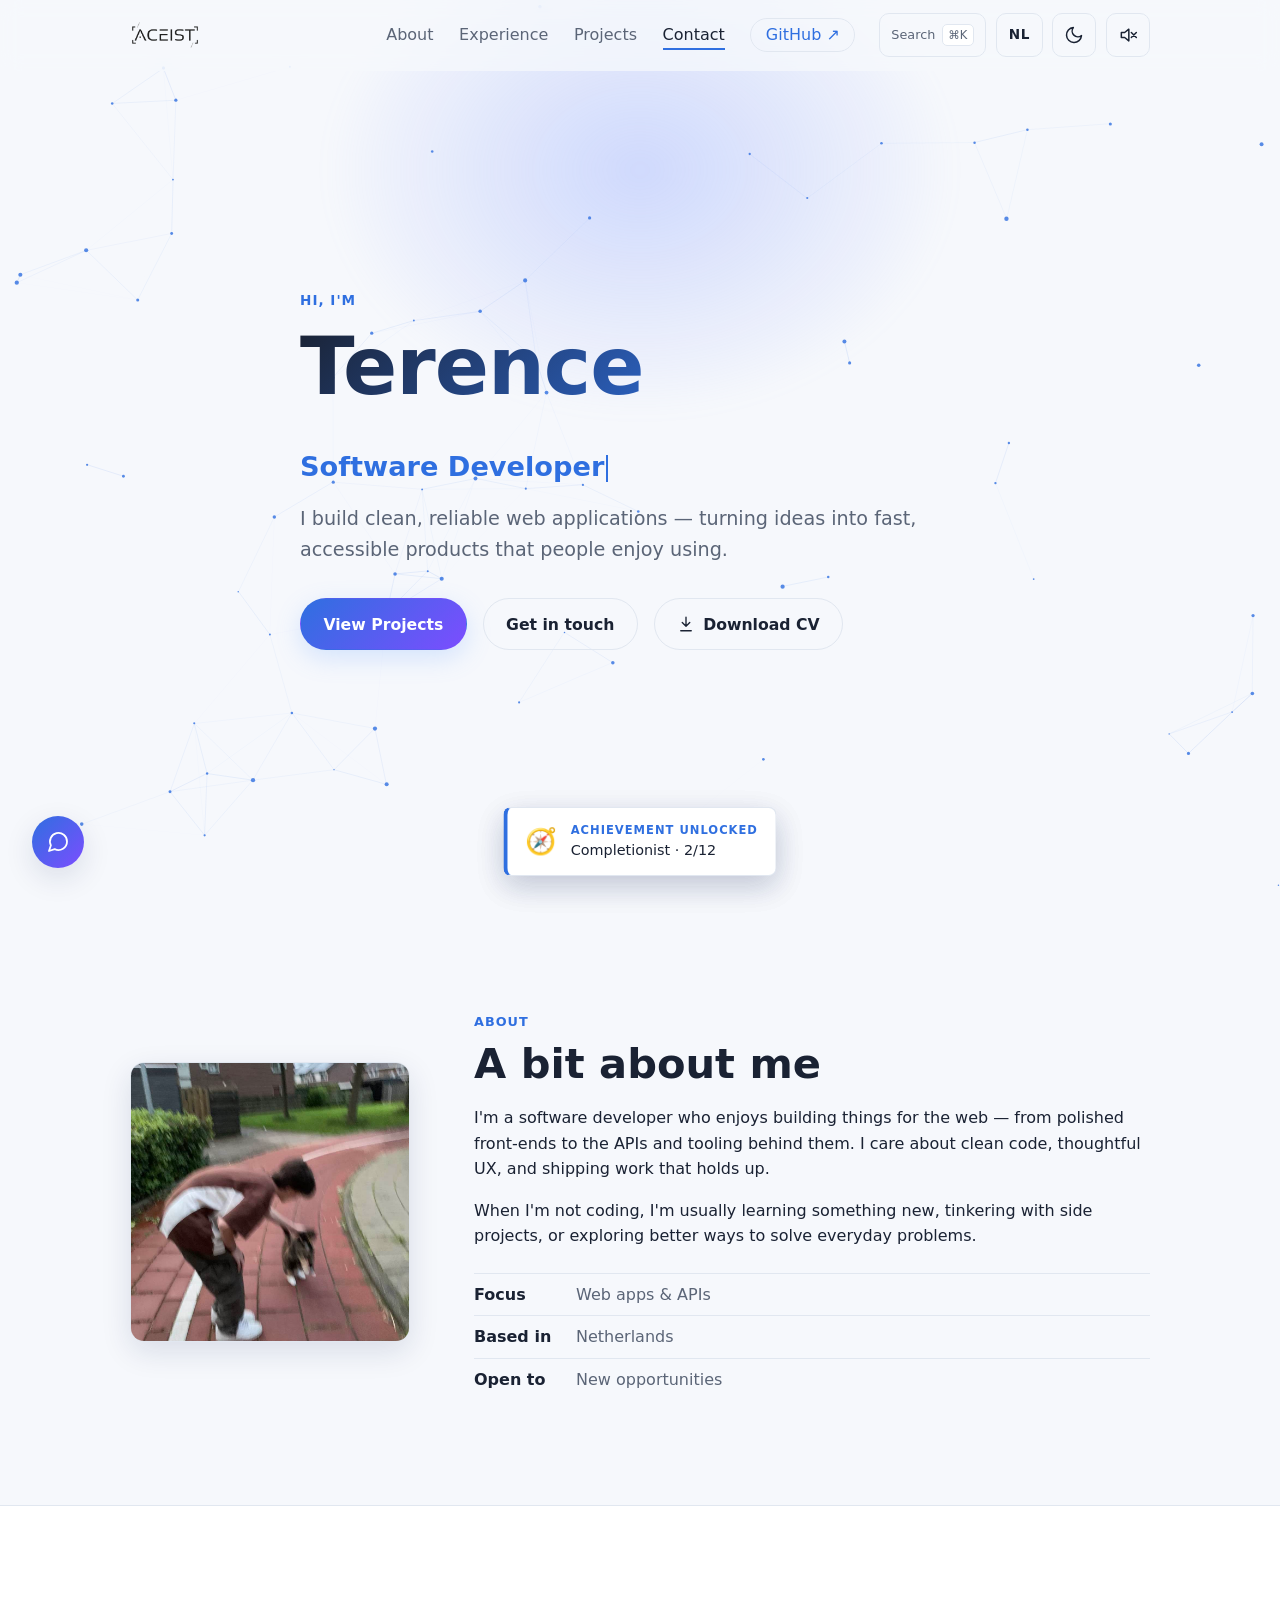
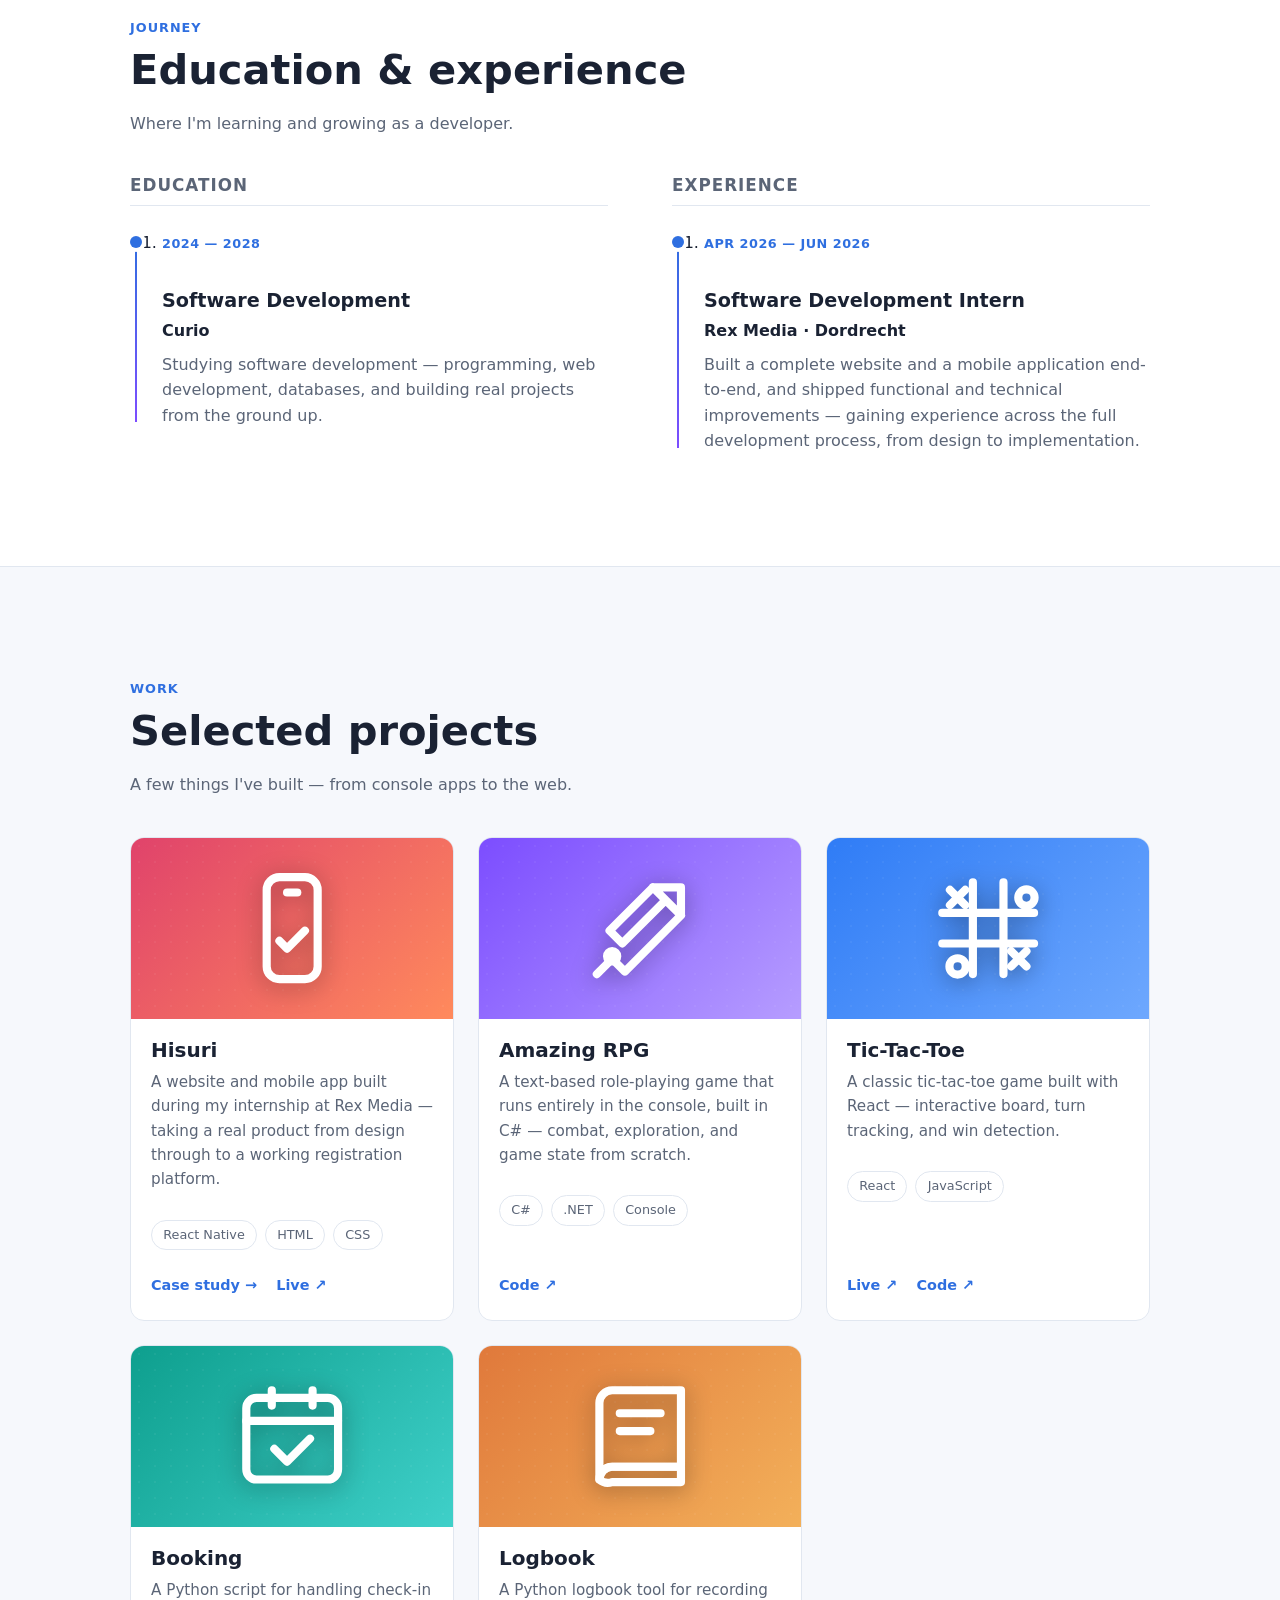
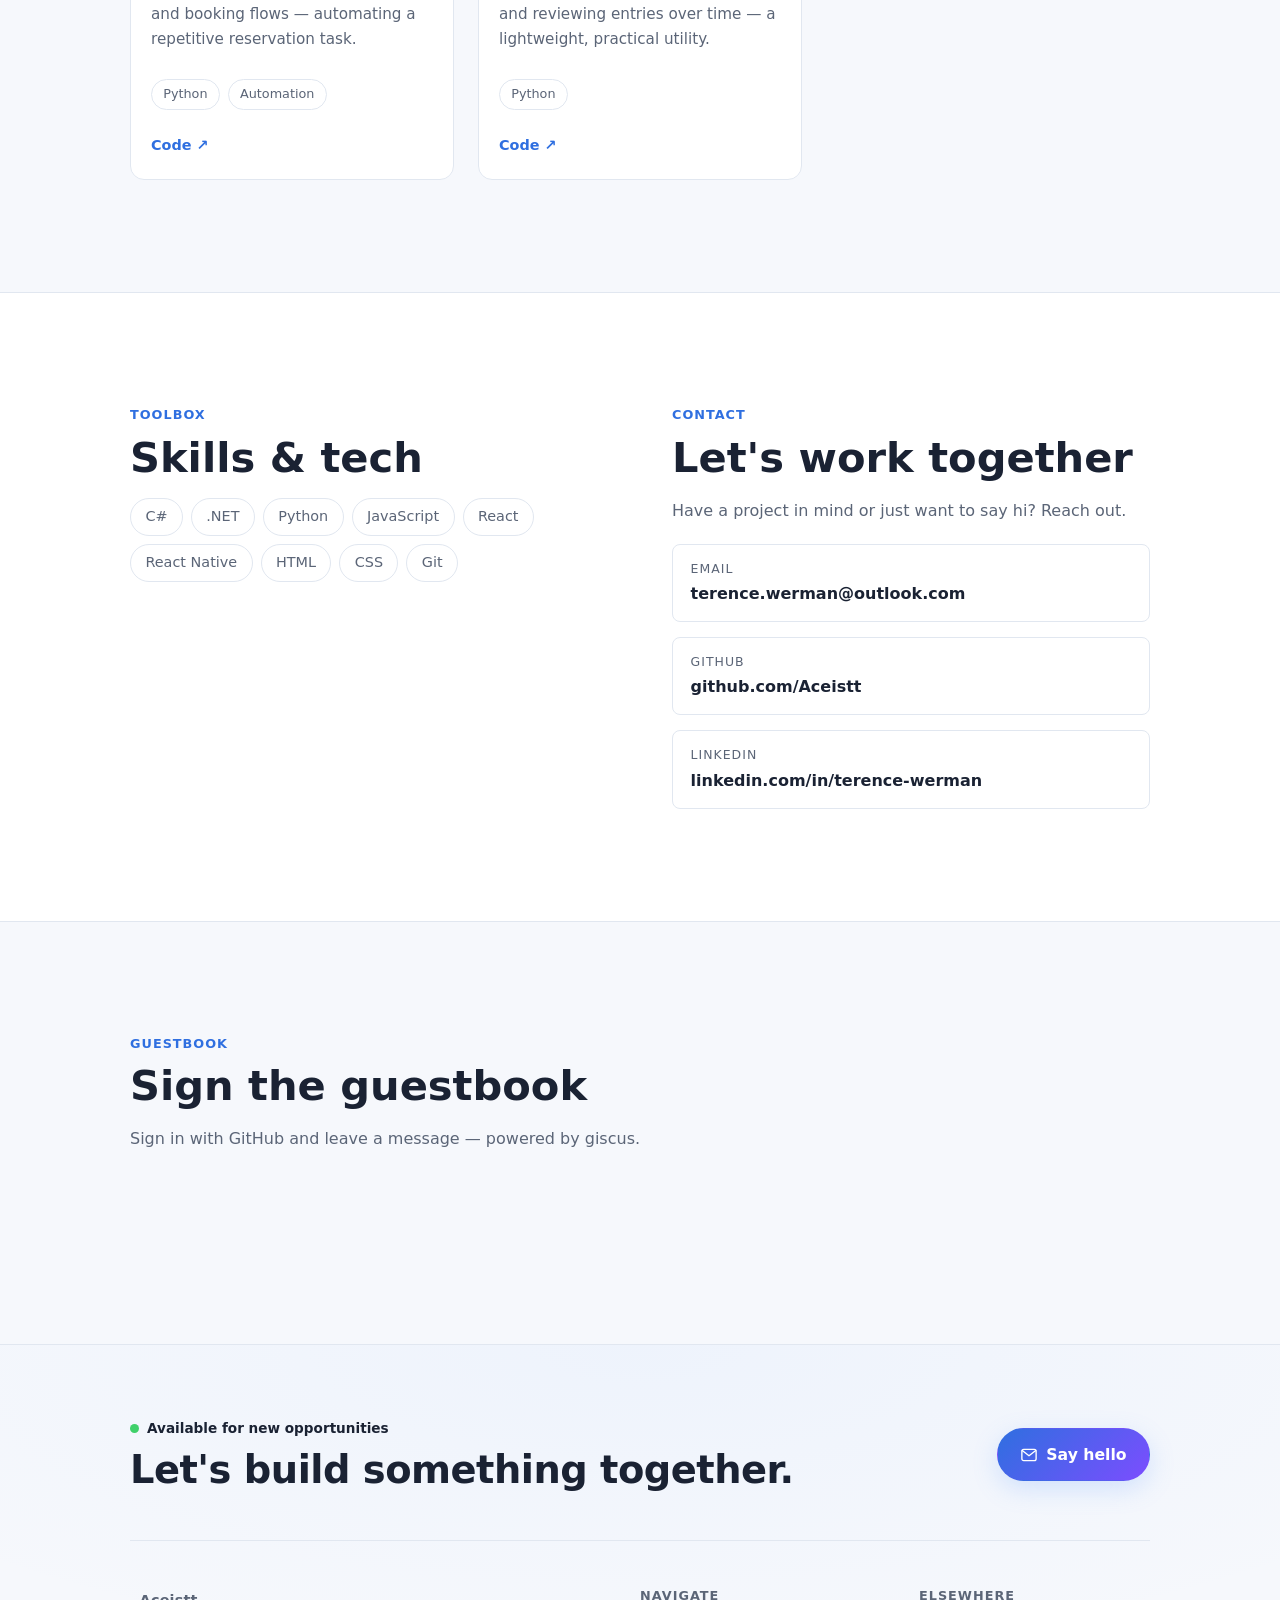
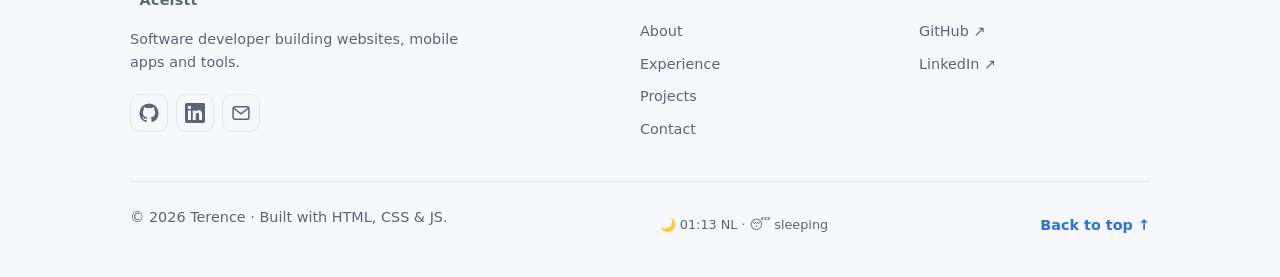
<file: index.html>
<!DOCTYPE html>
<html lang="en">
<head>
  <meta charset="UTF-8" />
  <meta name="viewport" content="width=device-width, initial-scale=1.0" />
  <title>Terence (Aceistt) — Software Developer</title>
  <meta name="description" content="Portfolio of Terence — a software developer building websites, mobile apps and tools with C#, Python and React Native." />
  <meta name="color-scheme" content="dark light" />
  <link rel="canonical" href="https://aceistt.github.io/" />

  <!-- Open Graph -->
  <meta property="og:title" content="Terence (Aceistt) — Software Developer" />
  <meta property="og:description" content="Software developer building websites, mobile apps and tools with C#, Python and React Native." />
  <meta property="og:type" content="website" />
  <meta property="og:url" content="https://aceistt.github.io/" />
  <meta property="og:image" content="https://aceistt.github.io/assets/og-image.png" />

  <!-- Twitter -->
  <meta name="twitter:card" content="summary_large_image" />
  <meta name="twitter:title" content="Terence (Aceistt) — Software Developer" />
  <meta name="twitter:description" content="Software developer building websites, mobile apps and tools with C#, Python and React Native." />
  <meta name="twitter:image" content="https://aceistt.github.io/assets/og-image.png" />

  <link rel="icon" type="image/png" href="assets/favicon.png" />
  <link rel="apple-touch-icon" href="assets/favicon.png" />
  <link rel="stylesheet" href="css/styles.css" />

  <!-- Apply saved theme + accent before paint to avoid a flash -->
  <script>
    (function () {
      try {
        var saved = localStorage.getItem("theme");
        var prefersLight = window.matchMedia("(prefers-color-scheme: light)").matches;
        var theme = saved || (prefersLight ? "light" : "dark");
        if (theme === "light") document.documentElement.setAttribute("data-theme", "light");

        var tv = localStorage.getItem("theme-vars");
        if (tv) { var o = JSON.parse(tv); for (var k in o) document.documentElement.style.setProperty(k, o[k]); }

        var a = localStorage.getItem("accent");
        var b = localStorage.getItem("accent2");
        if (a) document.documentElement.style.setProperty("--accent", a);
        if (b) document.documentElement.style.setProperty("--accent-2", b);
      } catch (e) {}
    })();
  </script>
  <script src="js/boot.js"></script>
</head>
<body>
  <span id="top" aria-hidden="true"></span>
  <a class="skip-link" href="#main" data-i18n="skip">Skip to content</a>

  <!-- ===== Header / Nav ===== -->
  <header class="site-header">
    <div class="container nav-bar">
      <a class="brand" href="#top" aria-label="Home">
        <img class="brand-logo" src="assets/logo.png" alt="Aceist" width="70" height="30" />
      </a>

      <nav class="nav" aria-label="Primary">
        <ul class="nav-menu" id="navMenu">
          <li><a href="#about" class="nav-link" data-i18n="nav.about">About</a></li>
          <li><a href="#experience" class="nav-link" data-i18n="nav.experience">Experience</a></li>
          <li><a href="#projects" class="nav-link" data-i18n="nav.projects">Projects</a></li>
          <li><a href="#contact" class="nav-link" data-i18n="nav.contact">Contact</a></li>
          <li><a href="https://github.com/Aceistt" class="nav-link nav-link--cta" target="_blank" rel="noopener">GitHub ↗</a></li>
        </ul>
      </nav>

      <div class="nav-actions">
        <button class="cmdk-trigger" id="cmdkTrigger" type="button" aria-label="Open command palette">
          <span data-i18n="cmdk.search">Search</span> <kbd>⌘K</kbd>
        </button>
        <button class="icon-btn lang-toggle" id="langToggle" type="button" aria-label="Switch language">EN</button>

        <button class="icon-btn theme-toggle" id="themeToggle" aria-label="Toggle light/dark theme">
          <svg class="icon-sun" viewBox="0 0 24 24" fill="none" stroke="currentColor" stroke-width="1.8" stroke-linecap="round" stroke-linejoin="round" aria-hidden="true">
            <circle cx="12" cy="12" r="4"/>
            <path d="M12 2v2M12 20v2M4.9 4.9l1.4 1.4M17.7 17.7l1.4 1.4M2 12h2M20 12h2M4.9 19.1l1.4-1.4M17.7 6.3l1.4-1.4"/>
          </svg>
          <svg class="icon-moon" viewBox="0 0 24 24" fill="none" stroke="currentColor" stroke-width="1.8" stroke-linecap="round" stroke-linejoin="round" aria-hidden="true">
            <path d="M21 12.8A9 9 0 1 1 11.2 3a7 7 0 0 0 9.8 9.8z"/>
          </svg>
        </button>

        <button class="icon-btn sound-toggle" id="soundToggle" type="button" aria-label="Toggle sound" aria-pressed="false">
          <svg class="icon-sound-on" viewBox="0 0 24 24" fill="none" stroke="currentColor" stroke-width="1.8" stroke-linecap="round" stroke-linejoin="round" aria-hidden="true">
            <path d="M4 9v6h4l5 4V5L8 9H4z"/><path d="M16.5 8.5a5 5 0 0 1 0 7M19 6a8 8 0 0 1 0 12"/>
          </svg>
          <svg class="icon-sound-off" viewBox="0 0 24 24" fill="none" stroke="currentColor" stroke-width="1.8" stroke-linecap="round" stroke-linejoin="round" aria-hidden="true">
            <path d="M4 9v6h4l5 4V5L8 9H4z"/><path d="M22 9l-6 6M16 9l6 6"/>
          </svg>
        </button>

        <button class="nav-toggle" id="navToggle" aria-label="Toggle navigation" aria-expanded="false" aria-controls="navMenu">
          <span class="nav-toggle-bar"></span>
          <span class="nav-toggle-bar"></span>
          <span class="nav-toggle-bar"></span>
        </button>
      </div>
    </div>
  </header>

  <main id="main">
    <!-- ===== Hero ===== -->
    <section class="hero" id="hero">
      <div class="hero-glow" aria-hidden="true"></div>
      <canvas class="hero-canvas" id="heroCanvas" aria-hidden="true"></canvas>
      <div class="container hero-inner reveal">
        <p class="hero-eyebrow" data-i18n="hero.eyebrow">Hi, I'm</p>
        <h1 class="hero-title">Terence</h1>
        <p class="hero-role">
          <span class="typed" id="typed" data-words="Software Developer,React Native Developer,Web Developer,Student @ Curio"></span><span class="type-cursor" aria-hidden="true"></span>
        </p>
        <!-- TODO: replace with your own value statement -->
        <p class="hero-tagline" data-i18n="hero.tagline">
          I build clean, reliable web applications — turning ideas into fast,
          accessible products that people enjoy using.
        </p>
        <div class="hero-actions">
          <a href="#projects" class="btn btn--primary" data-i18n="hero.viewProjects">View Projects</a>
          <a href="#contact" class="btn btn--ghost" data-i18n="hero.getInTouch">Get in touch</a>
          <!-- Save your CV as assets/cv.pdf -->
          <a href="assets/cv.pdf" class="btn btn--ghost" download>
            <svg viewBox="0 0 24 24" width="18" height="18" fill="none" stroke="currentColor" stroke-width="1.8" stroke-linecap="round" stroke-linejoin="round" aria-hidden="true">
              <path d="M12 3v12M7 10l5 5 5-5M5 21h14"/>
            </svg>
            <span data-i18n="hero.cv">Download CV</span>
          </a>
        </div>
      </div>
    </section>

    <!-- ===== About ===== -->
    <section class="section" id="about">
      <div class="container about-grid reveal">
        <div class="about-media">
          <!-- Save your photo as assets/profile.jpg (square works best).
               Until then, the "T" placeholder shows if the image is missing. -->
          <div class="about-photo">
            <img src="assets/profile.jpg" alt="Terence" class="about-img"
                 onerror="this.style.display='none'; this.parentNode.classList.add('about-photo--empty');" />
            <span class="about-photo-fallback" aria-hidden="true">T</span>
          </div>
        </div>
        <div class="about-body">
          <p class="section-eyebrow" data-i18n="about.eyebrow">About</p>
          <h2 class="section-title" data-i18n="about.title">A bit about me</h2>
          <!-- TODO: replace bio with your own -->
          <p data-i18n="about.p1">
            I'm a software developer who enjoys building things for the web —
            from polished front-ends to the APIs and tooling behind them. I care
            about clean code, thoughtful UX, and shipping work that holds up.
          </p>
          <p data-i18n="about.p2">
            When I'm not coding, I'm usually learning something new, tinkering
            with side projects, or exploring better ways to solve everyday problems.
          </p>
          <ul class="about-facts">
            <li><strong data-i18n="about.focusLabel">Focus</strong> <span data-i18n="about.focusValue">Web apps &amp; APIs</span></li>
            <li><strong data-i18n="about.basedLabel">Based in</strong> <span data-i18n="about.basedValue">Netherlands</span></li>
            <li><strong data-i18n="about.openLabel">Open to</strong> <span data-i18n="about.openValue">New opportunities</span></li>
          </ul>
        </div>
      </div>
    </section>

    <!-- ===== Education & Experience ===== -->
    <section class="section section--alt" id="experience">
      <div class="container">
        <div class="section-head reveal">
          <p class="section-eyebrow" data-i18n="exp.eyebrow">Journey</p>
          <h2 class="section-title" data-i18n="exp.title">Education &amp; experience</h2>
          <p class="section-lead" data-i18n="exp.lead">Where I'm learning and growing as a developer.</p>
        </div>

        <div class="timeline-groups">
          <div class="timeline-group reveal">
            <h3 class="timeline-group-title" data-i18n="exp.eduTitle">Education</h3>
            <ol class="timeline">
              <li class="timeline-item">
                <div class="timeline-content">
                  <span class="timeline-date">2024 — 2028</span>
                  <h4 class="timeline-title" data-i18n="edu.curio.title">Software Development</h4>
                  <p class="timeline-org">Curio</p>
                  <p class="timeline-desc" data-i18n="edu.curio.desc">
                    Studying software development — programming, web development,
                    databases, and building real projects from the ground up.
                  </p>
                </div>
              </li>
            </ol>
          </div>

          <div class="timeline-group reveal">
            <h3 class="timeline-group-title" data-i18n="exp.expTitle">Experience</h3>
            <ol class="timeline">
              <li class="timeline-item">
                <div class="timeline-content">
                  <span class="timeline-date" data-i18n="exp.rex.date">Apr 2026 — Jun 2026</span>
                  <h4 class="timeline-title" data-i18n="exp.rex.title">Software Development Intern</h4>
                  <p class="timeline-org">Rex Media · Dordrecht</p>
                  <p class="timeline-desc" data-i18n="exp.rex.desc">
                    Built a complete website and a mobile application end-to-end, and
                    shipped functional and technical improvements — gaining experience
                    across the full development process, from design to implementation.
                  </p>
                </div>
              </li>
            </ol>
          </div>
        </div>
      </div>
    </section>

    <!-- ===== Projects ===== -->
    <section class="section" id="projects">
      <div class="container">
        <div class="section-head reveal">
          <p class="section-eyebrow" data-i18n="work.eyebrow">Work</p>
          <h2 class="section-title" data-i18n="work.title">Selected projects</h2>
          <p class="section-lead" data-i18n="work.lead">A few things I've built — from console apps to the web.</p>
        </div>

        <div class="project-grid">
          <article class="card reveal">
            <div class="card-thumb card-thumb--hisuri" aria-hidden="true">
              <svg viewBox="0 0 24 24" fill="none" stroke="currentColor" stroke-width="1.6" stroke-linecap="round" stroke-linejoin="round">
                <rect x="7" y="2" width="10" height="20" rx="2.5"/>
                <path d="M11 5h2"/>
                <path d="M9.5 14.5 11 16l3.5-3.5"/>
              </svg>
            </div>
            <div class="card-body">
              <h3 class="card-title">Hisuri</h3>
              <p class="card-desc" data-i18n="proj.hisuri.desc">
                A website and mobile app built during my internship at Rex Media —
                taking a real product from design through to a working registration
                platform.
              </p>
              <ul class="tag-list">
                <li class="tag">React Native</li>
                <li class="tag">HTML</li>
                <li class="tag">CSS</li>
              </ul>
              <div class="card-links">
                <a href="hisuri.html" class="card-link" data-i18n="proj.caseStudy">Case study →</a>
                <a href="https://register.hisuri.com" class="card-link" target="_blank" rel="noopener">Live ↗</a>
              </div>
            </div>
          </article>

          <article class="card reveal">
            <div class="card-thumb card-thumb--rpg" aria-hidden="true">
              <svg viewBox="0 0 24 24" fill="none" stroke="currentColor" stroke-width="1.6" stroke-linecap="round" stroke-linejoin="round">
                <path d="M14.5 4 20 4 20 9.5 9 20.5 6.5 18 3.5 21M14.5 4 6 12.5 8.5 15 17 6.5M14.5 4 20 9.5"/>
                <circle cx="6.5" cy="17.5" r="1"/>
              </svg>
            </div>
            <div class="card-body">
              <h3 class="card-title">Amazing RPG</h3>
              <p class="card-desc" data-i18n="proj.rpg.desc">
                A text-based role-playing game that runs entirely in the console,
                built in C# — combat, exploration, and game state from scratch.
              </p>
              <ul class="tag-list">
                <li class="tag">C#</li>
                <li class="tag">.NET</li>
                <li class="tag">Console</li>
              </ul>
              <div class="card-links">
                <a href="https://github.com/Aceistt/AmazingRPG" class="card-link" target="_blank" rel="noopener">Code ↗</a>
              </div>
            </div>
          </article>

          <article class="card reveal">
            <div class="card-thumb card-thumb--ttt" aria-hidden="true">
              <svg viewBox="0 0 24 24" fill="none" stroke="currentColor" stroke-width="1.6" stroke-linecap="round" stroke-linejoin="round">
                <path d="M9 3v18M15 3v18M3 9h18M3 15h18"/>
                <path d="M4.5 4.5 7.5 7.5M7.5 4.5 4.5 7.5"/>
                <circle cx="19.5" cy="6" r="1.6"/>
                <circle cx="6" cy="19.5" r="1.6"/>
                <path d="M16.5 16.5 19.5 19.5M19.5 16.5 16.5 19.5"/>
              </svg>
            </div>
            <div class="card-body">
              <h3 class="card-title">Tic-Tac-Toe</h3>
              <p class="card-desc" data-i18n="proj.ttt.desc">
                A classic tic-tac-toe game built with React — interactive board,
                turn tracking, and win detection.
              </p>
              <ul class="tag-list">
                <li class="tag">React</li>
                <li class="tag">JavaScript</li>
              </ul>
              <div class="card-links">
                <a href="https://codesandbox.io/p/github/Aceistt/react" class="card-link" target="_blank" rel="noopener">Live ↗</a>
                <a href="https://github.com/Aceistt/tic-tac-toe-react" class="card-link" target="_blank" rel="noopener">Code ↗</a>
              </div>
            </div>
          </article>

          <article class="card reveal">
            <div class="card-thumb card-thumb--booking" aria-hidden="true">
              <svg viewBox="0 0 24 24" fill="none" stroke="currentColor" stroke-width="1.6" stroke-linecap="round" stroke-linejoin="round">
                <rect x="3" y="4.5" width="18" height="16" rx="2"/>
                <path d="M3 9h18M8 3v3M16 3v3"/>
                <path d="M8.5 14.5 11 17l4.5-4.5"/>
              </svg>
            </div>
            <div class="card-body">
              <h3 class="card-title">Booking</h3>
              <p class="card-desc" data-i18n="proj.booking.desc">
                A Python script for handling check-in and booking flows —
                automating a repetitive reservation task.
              </p>
              <ul class="tag-list">
                <li class="tag">Python</li>
                <li class="tag">Automation</li>
              </ul>
              <div class="card-links">
                <a href="https://github.com/Aceistt/Booking" class="card-link" target="_blank" rel="noopener">Code ↗</a>
              </div>
            </div>
          </article>

          <article class="card reveal">
            <div class="card-thumb card-thumb--logbook" aria-hidden="true">
              <svg viewBox="0 0 24 24" fill="none" stroke="currentColor" stroke-width="1.6" stroke-linecap="round" stroke-linejoin="round">
                <path d="M4 5.5A2.5 2.5 0 0 1 6.5 3H20v15H6.5A2.5 2.5 0 0 0 4 20.5z"/>
                <path d="M4 20.5A2.5 2.5 0 0 1 6.5 18H20v3H6.5A2.5 2.5 0 0 1 4 20.5z"/>
                <path d="M8 7.5h8M8 11h6"/>
              </svg>
            </div>
            <div class="card-body">
              <h3 class="card-title">Logbook</h3>
              <p class="card-desc" data-i18n="proj.logbook.desc">
                A Python logbook tool for recording and reviewing entries over time —
                a lightweight, practical utility.
              </p>
              <ul class="tag-list">
                <li class="tag">Python</li>
              </ul>
              <div class="card-links">
                <a href="https://github.com/Aceistt/Logbook" class="card-link" target="_blank" rel="noopener">Code ↗</a>
              </div>
            </div>
          </article>
        </div>

        <!-- Live repos pulled from the GitHub API; hidden until/unless they load -->
        <div class="more-github" id="moreGithub" hidden>
          <h3 class="more-github-title" data-i18n="more.title">More on GitHub</h3>

          <!-- Live stats (populated by JS) -->
          <div class="gh-stats" id="ghStats" hidden>
            <div class="gh-counters">
              <div class="gh-counter"><span class="gh-num" id="ghRepos">0</span><span class="gh-label" data-i18n="gh.repos">Repositories</span></div>
              <div class="gh-counter"><span class="gh-num" id="ghStars">0</span><span class="gh-label" data-i18n="gh.stars">Stars earned</span></div>
              <div class="gh-counter"><span class="gh-num" id="ghLangs">0</span><span class="gh-label" data-i18n="gh.langs">Languages</span></div>
            </div>
            <div class="gh-langbar-wrap">
              <p class="gh-langbar-title" data-i18n="gh.breakdown">Language breakdown</p>
              <div class="gh-langbar" id="ghLangBar"></div>
              <ul class="gh-legend" id="ghLegend"></ul>
            </div>
          </div>

          <div class="repo-grid" id="repoGrid"></div>
          <p class="more-github-link">
            <a href="https://github.com/Aceistt?tab=repositories" target="_blank" rel="noopener" data-i18n="more.link">See all repositories ↗</a>
          </p>
        </div>
      </div>
    </section>

    <!-- ===== Skills & Contact ===== -->
    <section class="section section--alt" id="contact">
      <div class="container contact-grid">
        <div class="skills reveal">
          <p class="section-eyebrow" data-i18n="skills.eyebrow">Toolbox</p>
          <h2 class="section-title" data-i18n="skills.title">Skills &amp; tech</h2>
          <!-- Aligned with the languages/tech in your projects -->
          <ul class="tag-list tag-list--lg">
            <li class="tag">C#</li>
            <li class="tag">.NET</li>
            <li class="tag">Python</li>
            <li class="tag">JavaScript</li>
            <li class="tag">React</li>
            <li class="tag">React Native</li>
            <li class="tag">HTML</li>
            <li class="tag">CSS</li>
            <li class="tag">Git</li>
          </ul>
        </div>

        <div class="contact reveal">
          <p class="section-eyebrow" data-i18n="contact.eyebrow">Contact</p>
          <h2 class="section-title" data-i18n="contact.title">Let's work together</h2>
          <p class="section-lead" data-i18n="contact.lead">Have a project in mind or just want to say hi? Reach out.</p>
          <div class="contact-links">
            <a class="contact-link" href="mailto:terence.werman@outlook.com">
              <span class="contact-link-label" data-i18n="contact.email">Email</span>
              <span class="contact-link-value">terence.werman@outlook.com</span>
            </a>
            <a class="contact-link" href="https://github.com/Aceistt" target="_blank" rel="noopener">
              <span class="contact-link-label">GitHub</span>
              <span class="contact-link-value">github.com/Aceistt</span>
            </a>
            <a class="contact-link" href="https://linkedin.com/in/terence-werman" target="_blank" rel="noopener">
              <span class="contact-link-label">LinkedIn</span>
              <span class="contact-link-value">linkedin.com/in/terence-werman</span>
            </a>
          </div>
        </div>
      </div>
    </section>

    <!-- ===== Guestbook ===== -->
    <section class="section" id="guestbook">
      <div class="container">
        <div class="section-head reveal">
          <p class="section-eyebrow" data-i18n="guest.eyebrow">Guestbook</p>
          <h2 class="section-title" data-i18n="guest.title">Sign the guestbook</h2>
          <p class="section-lead" data-i18n="guest.lead">Sign in with GitHub and leave a message — powered by giscus.</p>
        </div>
        <div class="guestbook reveal" id="guestbookMount"></div>
        <p class="guestbook-note" id="guestbookNote" hidden>
          Guestbook isn't configured yet — add your giscus repo/category IDs in
          <code>js/guestbook.js</code>. See the instructions at the top of that file.
        </p>
      </div>
    </section>
  </main>

  <!-- ===== Footer ===== -->
  <footer class="site-footer">
    <div class="container">
      <!-- CTA -->
      <div class="footer-cta reveal">
        <div>
          <span class="footer-status">
            <span class="footer-status-dot" aria-hidden="true"></span>
            <span data-i18n="footer.status">Available for new opportunities</span>
          </span>
          <h2 class="footer-cta-title" data-i18n="footer.ctaTitle">Let's build something together.</h2>
        </div>
        <a href="mailto:terence.werman@outlook.com" class="btn btn--primary footer-cta-btn">
          <svg viewBox="0 0 24 24" width="18" height="18" fill="none" stroke="currentColor" stroke-width="1.8" stroke-linecap="round" stroke-linejoin="round" aria-hidden="true">
            <rect x="2.5" y="4.5" width="19" height="15" rx="2.5"/>
            <path d="m3 6 9 7 9-7"/>
          </svg>
          <span data-i18n="footer.ctaBtn">Say hello</span>
        </a>
      </div>

      <!-- Columns -->
      <div class="footer-grid">
        <div class="footer-col footer-col--brand">
          <a class="brand" href="#top" aria-label="Home">
            <span class="brand-mark" aria-hidden="true">
          <svg class="brand-glyph" viewBox="0 0 46 24" fill="none">
            <path d="M5 7l5 5-5 5" stroke="currentColor" stroke-width="2.6" stroke-linecap="round" stroke-linejoin="round"/>
            <text x="16" y="17.5" font-family="inherit" font-size="15" font-weight="800" letter-spacing="-1" fill="currentColor">TW</text>
          </svg>
        </span>
            <span class="brand-text">Aceistt</span>
          </a>
          <p class="footer-blurb" data-i18n="footer.blurb">
            Software developer building websites, mobile apps and tools.
          </p>
          <div class="footer-socials">
            <a href="https://github.com/Aceistt" class="social-link" target="_blank" rel="noopener" aria-label="GitHub">
              <svg viewBox="0 0 24 24" width="20" height="20" fill="currentColor" aria-hidden="true">
                <path d="M12 .5A11.5 11.5 0 0 0 .5 12a11.5 11.5 0 0 0 7.86 10.92c.58.1.79-.25.79-.56v-2c-3.2.7-3.88-1.54-3.88-1.54-.53-1.34-1.29-1.7-1.29-1.7-1.05-.72.08-.7.08-.7 1.16.08 1.77 1.2 1.77 1.2 1.03 1.77 2.7 1.26 3.36.96.1-.75.4-1.26.73-1.55-2.56-.29-5.25-1.28-5.25-5.7 0-1.26.45-2.29 1.19-3.1-.12-.29-.52-1.46.11-3.05 0 0 .97-.31 3.18 1.18a11 11 0 0 1 5.8 0c2.2-1.49 3.17-1.18 3.17-1.18.63 1.59.23 2.76.11 3.05.74.81 1.19 1.84 1.19 3.1 0 4.43-2.69 5.41-5.26 5.69.41.36.78 1.06.78 2.14v3.17c0 .31.21.67.8.56A11.5 11.5 0 0 0 23.5 12 11.5 11.5 0 0 0 12 .5z"/>
              </svg>
            </a>
            <a href="https://linkedin.com/in/terence-werman" class="social-link" target="_blank" rel="noopener" aria-label="LinkedIn">
              <svg viewBox="0 0 24 24" width="20" height="20" fill="currentColor" aria-hidden="true">
                <path d="M20.45 20.45h-3.55v-5.57c0-1.33-.02-3.04-1.85-3.04-1.85 0-2.14 1.45-2.14 2.94v5.67H9.35V9h3.41v1.56h.05c.48-.9 1.64-1.85 3.37-1.85 3.6 0 4.27 2.37 4.27 5.46v6.28zM5.34 7.43a2.06 2.06 0 1 1 0-4.12 2.06 2.06 0 0 1 0 4.12zM7.12 20.45H3.56V9h3.56v11.45zM22.22 0H1.77C.8 0 0 .78 0 1.74v20.52C0 23.22.8 24 1.77 24h20.45c.98 0 1.78-.78 1.78-1.74V1.74C24 .78 23.2 0 22.22 0z"/>
              </svg>
            </a>
            <a href="mailto:terence.werman@outlook.com" class="social-link" aria-label="Email">
              <svg viewBox="0 0 24 24" width="20" height="20" fill="none" stroke="currentColor" stroke-width="1.8" stroke-linecap="round" stroke-linejoin="round" aria-hidden="true">
                <rect x="2.5" y="4.5" width="19" height="15" rx="2.5"/>
                <path d="m3 6 9 7 9-7"/>
              </svg>
            </a>
          </div>
        </div>

        <nav class="footer-col" aria-label="Footer">
          <h3 class="footer-col-title" data-i18n="footer.navTitle">Navigate</h3>
          <ul class="footer-links">
            <li><a href="#about" data-i18n="nav.about">About</a></li>
            <li><a href="#experience" data-i18n="nav.experience">Experience</a></li>
            <li><a href="#projects" data-i18n="nav.projects">Projects</a></li>
            <li><a href="#contact" data-i18n="nav.contact">Contact</a></li>
          </ul>
        </nav>

        <div class="footer-col">
          <h3 class="footer-col-title" data-i18n="footer.elsewhereTitle">Elsewhere</h3>
          <ul class="footer-links">
            <li><a href="https://github.com/Aceistt" target="_blank" rel="noopener">GitHub ↗</a></li>
            <li><a href="https://linkedin.com/in/terence-werman" target="_blank" rel="noopener">LinkedIn ↗</a></li>
          </ul>
        </div>
      </div>

      <!-- Bottom bar -->
      <div class="footer-bottom">
        <p>© <span id="year">2026</span> Terence · <span data-i18n="footer.built">Built with HTML, CSS &amp; JS.</span></p>
        <span class="footer-clock" id="footerClock" aria-hidden="true"></span>
        <a href="#top" class="footer-top" data-i18n="footer.top">Back to top ↑</a>
      </div>
    </div>
  </footer>

  <!-- Floating scroll-to-top -->
  <a href="#top" class="to-top" id="toTop" aria-label="Back to top">
    <svg viewBox="0 0 24 24" width="22" height="22" fill="none" stroke="currentColor" stroke-width="2" stroke-linecap="round" stroke-linejoin="round" aria-hidden="true">
      <path d="M12 19V5M5 12l7-7 7 7"/>
    </svg>
  </a>

  <script src="js/i18n.js"></script>
  <script src="js/achievements.js"></script>
  <script src="js/main.js"></script>
  <script src="js/status.js"></script>
  <script src="js/hero-bg.js"></script>
  <script src="js/accent.js"></script>
  <script src="js/themes.js"></script>
  <script src="js/fx.js"></script>
  <script src="js/sound.js"></script>
  <script src="js/snake.js"></script>
  <script src="js/breakout.js"></script>
  <script src="js/game2048.js"></script>
  <script src="js/gravity.js"></script>
  <script src="js/screensaver.js"></script>
  <script src="js/shortcuts.js"></script>
  <script src="js/extras.js"></script>
  <script src="js/chatbot.js"></script>
  <script src="js/guestbook.js"></script>

  <!--
    Privacy-friendly analytics via GoatCounter (no cookies, no personal data).
    Setup: create a free site at https://www.goatcounter.com, then replace
    YOURCODE below with your chosen subdomain. Until then it simply no-ops.
  -->
  <script data-goatcounter="https://YOURCODE.goatcounter.com/count" async src="//gc.zgo.at/count.js"></script>
</body>
</html>
</file>
<file: css/styles.css>
/* ============================================================
   Aceistt — Portfolio styles
   Dark / modern theme, vanilla CSS, no build step.
   ============================================================ */

/* ---------- Design tokens ---------- */
:root {
  --bg:        #0b0e14;
  --surface:   #131722;
  --surface-2: #1b2130;
  --border:    #283143;
  --text:      #e6e9ef;
  --muted:     #98a2b8;
  --accent:    #6ea8fe;
  --accent-2:  #b69dff;
  --accent-ink:#0b0e14;

  --radius:    14px;
  --radius-sm: 8px;
  --maxw:      1100px;
  --gutter:    clamp(1.25rem, 4vw, 2.5rem);

  --shadow:    0 10px 30px rgba(0, 0, 0, 0.35);
  --ring:      0 0 0 3px rgba(110, 168, 254, 0.45);

  --font: system-ui, -apple-system, "Segoe UI", Roboto, Helvetica, Arial, sans-serif;

  --header-bg:        rgba(11, 14, 20, 0.7);
  --header-bg-scroll: rgba(11, 14, 20, 0.85);
}

/* Light theme overrides */
:root[data-theme="light"] {
  --bg:        #f6f8fc;
  --surface:   #ffffff;
  --surface-2: #ffffff;
  --border:    #e1e7f0;
  --text:      #1a2233;
  --muted:     #5b6577;
  --accent:    #2f6fe0;
  --accent-2:  #7c4dff;
  --accent-ink:#ffffff;

  --shadow:    0 10px 30px rgba(20, 35, 80, 0.12);
  --ring:      0 0 0 3px rgba(47, 111, 224, 0.35);

  --header-bg:        rgba(246, 248, 252, 0.75);
  --header-bg-scroll: rgba(246, 248, 252, 0.9);
}

/* Smooth theme transition */
body { transition: background-color 0.3s ease, color 0.3s ease; }

/* ---------- Reset / base ---------- */
*,
*::before,
*::after { box-sizing: border-box; }

html {
  scroll-behavior: smooth;
  scroll-padding-top: 90px; /* offset for fixed header */
}

body {
  margin: 0;
  font-family: var(--font);
  background: var(--bg);
  color: var(--text);
  line-height: 1.6;
  -webkit-font-smoothing: antialiased;
  text-rendering: optimizeLegibility;
}

img { max-width: 100%; display: block; }

a { color: inherit; text-decoration: none; }

h1, h2, h3 { line-height: 1.15; margin: 0 0 0.4em; }

p { margin: 0 0 1rem; }

ul { margin: 0; padding: 0; list-style: none; }

:focus-visible {
  outline: none;
  box-shadow: var(--ring);
  border-radius: var(--radius-sm);
}

.container {
  width: 100%;
  max-width: var(--maxw);
  margin-inline: auto;
  padding-inline: var(--gutter);
}

.skip-link {
  position: absolute;
  left: -9999px;
  top: 0;
  background: var(--accent);
  color: var(--accent-ink);
  padding: 0.6rem 1rem;
  border-radius: 0 0 var(--radius-sm) 0;
  z-index: 100;
  font-weight: 600;
}
.skip-link:focus { left: 0; }

/* ---------- Buttons ---------- */
.btn {
  display: inline-flex;
  align-items: center;
  justify-content: center;
  gap: 0.5rem;
  padding: 0.8rem 1.4rem;
  border-radius: 999px;
  font-weight: 600;
  font-size: 0.98rem;
  border: 1px solid transparent;
  cursor: pointer;
  transition: transform 0.15s ease, background-color 0.2s ease, border-color 0.2s ease, box-shadow 0.2s ease;
}
.btn:hover { transform: translateY(-2px); }

.btn--primary {
  background: linear-gradient(135deg, var(--accent), var(--accent-2));
  color: var(--accent-ink);
  box-shadow: 0 8px 24px rgba(110, 168, 254, 0.25);
}
.btn--ghost {
  background: transparent;
  color: var(--text);
  border-color: var(--border);
}
.btn--ghost:hover { border-color: var(--accent); color: var(--accent); }

/* ---------- Header / Nav ---------- */
.site-header {
  position: fixed;
  inset: 0 0 auto 0;
  z-index: 50;
  background: var(--header-bg);
  backdrop-filter: blur(10px);
  border-bottom: 1px solid transparent;
  transition: border-color 0.3s ease, background-color 0.3s ease;
}
.site-header.scrolled {
  border-bottom-color: var(--border);
  background: var(--header-bg-scroll);
}

.nav-bar {
  display: flex;
  align-items: center;
  gap: 1.5rem;
  height: 70px;
}
.nav { margin-left: auto; }

.brand {
  display: inline-flex;
  align-items: center;
  gap: 0.6rem;
  font-weight: 700;
  letter-spacing: 0.2px;
}
/* Wordmark logo — black artwork; invert to white on the dark theme */
.brand-logo {
  height: 30px;
  width: auto;
  display: block;
  filter: invert(1);
}
:root[data-theme="light"] .brand-logo { filter: none; }
.footer-col--brand .brand-logo { height: 34px; }

.nav-menu {
  display: flex;
  align-items: center;
  gap: 1.6rem;
}
.nav-link {
  color: var(--muted);
  font-weight: 500;
  position: relative;
  padding: 0.25rem 0;
  transition: color 0.2s ease;
}
.nav-link::after {
  content: "";
  position: absolute;
  left: 0; bottom: -2px;
  width: 0; height: 2px;
  background: var(--accent);
  transition: width 0.25s ease;
}
.nav-link:hover,
.nav-link.active { color: var(--text); }
.nav-link:hover::after,
.nav-link.active::after { width: 100%; }

.nav-link--cta {
  color: var(--accent);
  border: 1px solid var(--border);
  border-radius: 999px;
  padding: 0.4rem 0.9rem;
}
.nav-link--cta::after { display: none; }
.nav-link--cta:hover { border-color: var(--accent); }

/* Hamburger */
.nav-toggle {
  display: none;
  flex-direction: column;
  justify-content: center;
  gap: 5px;
  width: 44px;
  height: 44px;
  background: transparent;
  border: 1px solid var(--border);
  border-radius: 10px;
  cursor: pointer;
}
.nav-toggle-bar {
  display: block;
  width: 20px;
  height: 2px;
  margin-inline: auto;
  background: var(--text);
  transition: transform 0.25s ease, opacity 0.25s ease;
}
.nav-toggle[aria-expanded="true"] .nav-toggle-bar:nth-child(1) { transform: translateY(7px) rotate(45deg); }
.nav-toggle[aria-expanded="true"] .nav-toggle-bar:nth-child(2) { opacity: 0; }
.nav-toggle[aria-expanded="true"] .nav-toggle-bar:nth-child(3) { transform: translateY(-7px) rotate(-45deg); }

/* Nav actions group (theme toggle + hamburger) */
.nav-actions { display: flex; align-items: center; gap: 0.6rem; }

.icon-btn {
  display: grid;
  place-items: center;
  width: 44px;
  height: 44px;
  background: transparent;
  border: 1px solid var(--border);
  border-radius: 10px;
  color: var(--text);
  cursor: pointer;
  transition: border-color 0.2s ease, color 0.2s ease, transform 0.15s ease;
}
.icon-btn:hover { border-color: var(--accent); color: var(--accent); transform: translateY(-1px); }
.icon-btn svg { width: 20px; height: 20px; }

/* Language toggle is a text button, not a square icon */
.lang-toggle {
  width: auto;
  min-width: 44px;
  padding: 0 0.75rem;
  font: inherit;
  font-weight: 700;
  font-size: 0.85rem;
  letter-spacing: 0.5px;
}

/* Sun shows in dark mode (tap to go light); moon shows in light mode */
.theme-toggle .icon-moon { display: none; }
.theme-toggle .icon-sun  { display: block; }
:root[data-theme="light"] .theme-toggle .icon-sun  { display: none; }
:root[data-theme="light"] .theme-toggle .icon-moon { display: block; }

/* Sound toggle: muted icon by default, speaker when on */
.sound-toggle .icon-sound-on { display: none; }
.sound-toggle .icon-sound-off { display: block; }
:root[data-sound="on"] .sound-toggle .icon-sound-on { display: block; }
:root[data-sound="on"] .sound-toggle .icon-sound-off { display: none; }

/* ---------- Hero ---------- */
.hero {
  position: relative;
  min-height: 100svh;
  display: grid;
  align-items: center;
  padding-block: 120px 80px;
  overflow: hidden;
}
.hero-glow {
  position: absolute;
  top: -20%;
  left: 50%;
  transform: translateX(-50%);
  width: min(900px, 120%);
  height: 700px;
  background:
    radial-gradient(closest-side, rgba(110, 168, 254, 0.22), transparent 70%),
    radial-gradient(closest-side, rgba(182, 157, 255, 0.18), transparent 70%);
  background-position: 30% 30%, 70% 40%;
  background-repeat: no-repeat;
  filter: blur(10px);
  pointer-events: none;
}
.hero-canvas {
  position: absolute;
  inset: 0;
  width: 100%;
  height: 100%;
  z-index: 0;
  pointer-events: none;
}
.hero-inner { position: relative; z-index: 1; max-width: 760px; }
.hero-eyebrow {
  color: var(--accent);
  font-weight: 600;
  letter-spacing: 1px;
  text-transform: uppercase;
  font-size: 0.85rem;
  margin-bottom: 0.6rem;
}
.hero-title {
  font-size: clamp(2.8rem, 8vw, 5rem);
  font-weight: 800;
  letter-spacing: -1px;
  background: linear-gradient(135deg, var(--text), var(--accent) 70%, var(--accent-2));
  -webkit-background-clip: text;
  background-clip: text;
  color: transparent;
}
.hero-role {
  font-size: clamp(1.2rem, 3vw, 1.7rem);
  color: var(--text);
  font-weight: 600;
  margin-bottom: 1rem;
}
.hero-role .typed { color: var(--accent); }
.type-cursor {
  display: inline-block;
  width: 2px;
  height: 1em;
  margin-left: 2px;
  vertical-align: text-bottom;
  background: var(--accent);
  animation: blink 1s step-end infinite;
}
@keyframes blink { 50% { opacity: 0; } }

.hero-tagline {
  font-size: clamp(1rem, 2.2vw, 1.2rem);
  color: var(--muted);
  max-width: 60ch;
  margin-bottom: 2rem;
}
.hero-actions { display: flex; flex-wrap: wrap; gap: 1rem; }

/* ---------- Sections ---------- */
.section { padding-block: clamp(4rem, 9vw, 7rem); }
.section--alt { background: var(--surface); border-block: 1px solid var(--border); }

.section-eyebrow {
  color: var(--accent);
  font-weight: 600;
  letter-spacing: 1px;
  text-transform: uppercase;
  font-size: 0.8rem;
  margin-bottom: 0.5rem;
}
.section-title { font-size: clamp(1.8rem, 4vw, 2.6rem); font-weight: 700; }
.section-lead { color: var(--muted); max-width: 60ch; }
.section-head { margin-bottom: 2.5rem; }

/* ---------- About ---------- */
.about-grid {
  display: grid;
  grid-template-columns: 280px 1fr;
  gap: clamp(2rem, 5vw, 4rem);
  align-items: center;
}
.about-photo {
  position: relative;
  aspect-ratio: 1;
  border-radius: var(--radius);
  background:
    radial-gradient(120% 120% at 30% 20%, rgba(110,168,254,0.35), transparent 60%),
    var(--surface-2);
  border: 1px solid var(--border);
  overflow: hidden;
  box-shadow: var(--shadow);
}
.about-img {
  width: 100%;
  height: 100%;
  object-fit: cover;
  position: relative;
  z-index: 1;
}
/* "T" fallback — only visible when the photo is missing */
.about-photo-fallback {
  position: absolute;
  inset: 0;
  display: grid;
  place-items: center;
  font-size: 4rem;
  font-weight: 800;
  color: var(--accent);
}
.about-facts {
  display: grid;
  gap: 0.5rem;
  margin-top: 1.5rem;
}
.about-facts li {
  display: flex;
  gap: 0.75rem;
  color: var(--muted);
  border-top: 1px solid var(--border);
  padding-top: 0.5rem;
}
.about-facts strong { color: var(--text); min-width: 90px; }

/* ---------- Timeline ---------- */
.timeline-groups {
  display: grid;
  grid-template-columns: 1fr 1fr;
  gap: clamp(2rem, 5vw, 4rem);
}
.timeline-group-title {
  font-size: 1.05rem;
  text-transform: uppercase;
  letter-spacing: 1px;
  color: var(--muted);
  margin-bottom: 1.5rem;
  padding-bottom: 0.6rem;
  border-bottom: 1px solid var(--border);
}
.timeline {
  position: relative;
  margin: 0;
  padding-left: 2rem;
}
.timeline::before {
  content: "";
  position: absolute;
  left: 5px;
  top: 6px;
  bottom: 6px;
  width: 2px;
  background: linear-gradient(var(--accent), var(--accent-2));
}
.timeline-item {
  position: relative;
  padding-bottom: 2.5rem;
}
.timeline-item:last-child { padding-bottom: 0; }
.timeline-item::before {
  content: "";
  position: absolute;
  left: calc(-2rem + 0px);
  top: 6px;
  width: 12px;
  height: 12px;
  border-radius: 50%;
  background: var(--accent);
  box-shadow: 0 0 0 4px var(--surface);
}
.timeline-date {
  display: inline-block;
  font-size: 0.8rem;
  font-weight: 600;
  letter-spacing: 0.5px;
  text-transform: uppercase;
  color: var(--accent);
  margin-bottom: 0.35rem;
}
.timeline-title { font-size: 1.2rem; margin-bottom: 0.1rem; }
.timeline-org { color: var(--text); font-weight: 600; margin-bottom: 0.5rem; }
.timeline-desc { color: var(--muted); margin: 0; }

/* ---------- Projects ---------- */
.project-grid {
  display: grid;
  grid-template-columns: repeat(auto-fit, minmax(280px, 1fr));
  gap: 1.5rem;
}
.card {
  background: var(--surface-2);
  border: 1px solid var(--border);
  border-radius: var(--radius);
  overflow: hidden;
  display: flex;
  flex-direction: column;
  transition: transform 0.2s ease, border-color 0.2s ease, box-shadow 0.2s ease;
}
.card:hover {
  transform: translateY(-4px);
  border-color: var(--accent);
  box-shadow: var(--shadow);
}
.card-thumb {
  aspect-ratio: 16 / 9;
  display: grid;
  place-items: center;
  position: relative;
  overflow: hidden;
  background: var(--surface);
}
/* subtle dot texture over every thumb */
.card-thumb::after {
  content: "";
  position: absolute;
  inset: 0;
  background-image: radial-gradient(rgba(255, 255, 255, 0.08) 1px, transparent 1px);
  background-size: 16px 16px;
  opacity: 0.6;
}
.card-thumb svg {
  width: 38%;
  height: auto;
  position: relative;
  z-index: 1;
  color: #fff;
  filter: drop-shadow(0 4px 12px rgba(0, 0, 0, 0.35));
  transition: transform 0.25s ease;
}
.card:hover .card-thumb svg { transform: scale(1.08) rotate(-3deg); }

/* per-project gradients */
.card-thumb--hisuri  { background: linear-gradient(135deg, #e0436b, #ff8a5c); }
.card-thumb--rpg     { background: linear-gradient(135deg, #7c4dff, #b69dff); }
.card-thumb--ttt     { background: linear-gradient(135deg, #2f7cf6, #6ea8fe); }
.card-thumb--booking { background: linear-gradient(135deg, #0e9f8e, #3fd0c9); }
.card-thumb--logbook { background: linear-gradient(135deg, #e0793b, #f3b05a); }
.card-body { padding: 1.25rem 1.25rem 1.4rem; display: flex; flex-direction: column; flex: 1; }
.card-title { font-size: 1.25rem; }
.card-desc { color: var(--muted); font-size: 0.95rem; }
.card-links { display: flex; gap: 1.2rem; margin-top: auto; padding-top: 0.5rem; }
.card-link { color: var(--accent); font-weight: 600; font-size: 0.9rem; }
.card-link:hover { text-decoration: underline; }

/* ---------- More on GitHub (live) ---------- */
.more-github { margin-top: 3rem; }
.more-github-title {
  font-size: 1.05rem;
  text-transform: uppercase;
  letter-spacing: 1px;
  color: var(--muted);
  margin-bottom: 1.25rem;
}
.repo-grid {
  display: grid;
  grid-template-columns: repeat(auto-fill, minmax(240px, 1fr));
  gap: 1rem;
}
.repo-card {
  display: flex;
  flex-direction: column;
  gap: 0.4rem;
  background: var(--surface-2);
  border: 1px solid var(--border);
  border-radius: var(--radius-sm);
  padding: 1rem 1.1rem;
  transition: border-color 0.2s ease, transform 0.15s ease;
}
.repo-card:hover { border-color: var(--accent); transform: translateY(-3px); }
.repo-card-name { font-weight: 700; color: var(--text); }
.repo-card-desc { font-size: 0.88rem; color: var(--muted); margin: 0; flex: 1; }
.repo-card-meta {
  display: flex;
  align-items: center;
  gap: 1rem;
  font-size: 0.8rem;
  color: var(--muted);
  margin-top: 0.25rem;
}
.repo-lang { display: inline-flex; align-items: center; gap: 0.35rem; }
.repo-lang::before {
  content: "";
  width: 9px; height: 9px;
  border-radius: 50%;
  background: var(--accent);
}
/* GitHub stats */
.gh-stats {
  display: grid;
  grid-template-columns: auto 1fr;
  gap: clamp(1.5rem, 4vw, 3rem);
  align-items: center;
  background: var(--surface-2);
  border: 1px solid var(--border);
  border-radius: var(--radius);
  padding: 1.5rem clamp(1.25rem, 3vw, 2rem);
  margin-bottom: 2rem;
}
.gh-counters { display: flex; gap: 1.75rem; }
.gh-counter { display: flex; flex-direction: column; }
.gh-num {
  font-size: clamp(1.8rem, 4vw, 2.4rem);
  font-weight: 800;
  line-height: 1;
  background: linear-gradient(135deg, var(--accent), var(--accent-2));
  -webkit-background-clip: text; background-clip: text; color: transparent;
}
.gh-label { font-size: 0.78rem; color: var(--muted); margin-top: 0.3rem; }
.gh-langbar-title { font-size: 0.78rem; text-transform: uppercase; letter-spacing: 1px; color: var(--muted); margin: 0 0 0.5rem; }
.gh-langbar {
  display: flex;
  height: 12px;
  border-radius: 999px;
  overflow: hidden;
  background: var(--surface);
}
.gh-seg { height: 100%; transition: width 0.8s ease; }
.gh-legend {
  display: flex;
  flex-wrap: wrap;
  gap: 0.4rem 1rem;
  margin-top: 0.8rem;
  font-size: 0.82rem;
  color: var(--muted);
}
.gh-legend li { display: inline-flex; align-items: center; gap: 0.4rem; }
.gh-dot { width: 9px; height: 9px; border-radius: 50%; }

.more-github-link { margin: 1.25rem 0 0; }
.more-github-link a { color: var(--accent); font-weight: 600; }
.more-github-link a:hover { text-decoration: underline; }

/* ---------- Tags / chips ---------- */
.tag-list { display: flex; flex-wrap: wrap; gap: 0.5rem; margin: 0.75rem 0 1rem; }
.tag {
  font-size: 0.8rem;
  color: var(--muted);
  background: var(--surface);
  border: 1px solid var(--border);
  border-radius: 999px;
  padding: 0.25rem 0.7rem;
}
.tag-list--lg .tag { font-size: 0.9rem; padding: 0.4rem 0.9rem; }
.tag-list--lg .tag:hover { color: var(--accent); border-color: var(--accent); }

/* ---------- Skills & Contact ---------- */
.contact-grid {
  display: grid;
  grid-template-columns: 1fr 1fr;
  gap: clamp(2rem, 5vw, 4rem);
}
.contact-links { display: grid; gap: 0.9rem; margin-top: 1.25rem; }
.contact-link {
  display: flex;
  flex-direction: column;
  gap: 0.15rem;
  background: var(--surface-2);
  border: 1px solid var(--border);
  border-radius: var(--radius-sm);
  padding: 0.9rem 1.1rem;
  transition: border-color 0.2s ease, transform 0.15s ease;
}
.contact-link:hover { border-color: var(--accent); transform: translateX(3px); }
.contact-link-label { font-size: 0.78rem; text-transform: uppercase; letter-spacing: 1px; color: var(--muted); }
.contact-link-value { font-weight: 600; }

/* ---------- Guestbook ---------- */
.guestbook { max-width: 760px; min-height: 40px; }
.guestbook-note {
  max-width: 620px;
  padding: 1.25rem 1.4rem;
  background: var(--surface-2);
  border: 1px dashed var(--border);
  border-radius: var(--radius-sm);
  color: var(--muted);
  font-size: 0.92rem;
}

/* ---------- Footer ---------- */
.site-footer {
  border-top: 1px solid var(--border);
  padding-block: clamp(3rem, 6vw, 4.5rem) 2rem;
  color: var(--muted);
  font-size: 0.9rem;
  background:
    radial-gradient(120% 100% at 50% 0%, rgba(110, 168, 254, 0.06), transparent 60%),
    var(--bg);
}

/* CTA */
.footer-cta {
  display: flex;
  align-items: center;
  justify-content: space-between;
  flex-wrap: wrap;
  gap: 1.5rem;
  padding-bottom: clamp(2rem, 5vw, 3rem);
  margin-bottom: clamp(2rem, 5vw, 3rem);
  border-bottom: 1px solid var(--border);
}
.footer-cta-title {
  font-size: clamp(1.6rem, 4vw, 2.4rem);
  font-weight: 800;
  letter-spacing: -0.5px;
  margin: 0.5rem 0 0;
  color: var(--text);
}
.footer-cta-btn { white-space: nowrap; }

.footer-status {
  display: inline-flex;
  align-items: center;
  gap: 0.5rem;
  font-size: 0.85rem;
  font-weight: 600;
  color: var(--text);
}
.footer-status-dot {
  width: 9px; height: 9px;
  border-radius: 50%;
  background: #3fd06a;
  box-shadow: 0 0 0 0 rgba(63, 208, 106, 0.6);
  animation: pulse-dot 2s infinite;
}
@keyframes pulse-dot {
  0%   { box-shadow: 0 0 0 0 rgba(63, 208, 106, 0.55); }
  70%  { box-shadow: 0 0 0 8px rgba(63, 208, 106, 0); }
  100% { box-shadow: 0 0 0 0 rgba(63, 208, 106, 0); }
}

/* Columns */
.footer-grid {
  display: grid;
  grid-template-columns: 2fr 1fr 1fr;
  gap: clamp(2rem, 5vw, 3rem);
  padding-bottom: 2.5rem;
}
.footer-col-title {
  font-size: 0.8rem;
  text-transform: uppercase;
  letter-spacing: 1px;
  color: var(--muted);
  margin: 0 0 1rem;
}
.footer-blurb { max-width: 36ch; margin: 1rem 0 1.25rem; }
.footer-links { display: grid; gap: 0.6rem; }
.footer-links a {
  color: var(--muted);
  transition: color 0.2s ease, padding-left 0.2s ease;
}
.footer-links a:hover { color: var(--accent); padding-left: 4px; }

/* Bottom bar */
.footer-bottom {
  display: flex;
  align-items: center;
  justify-content: space-between;
  flex-wrap: wrap;
  gap: 1rem;
  padding-top: 1.5rem;
  border-top: 1px solid var(--border);
}
.footer-top { color: var(--accent); font-weight: 600; }
.footer-top:hover { text-decoration: underline; }
.footer-clock { font-size: 0.8rem; color: var(--muted); font-variant-numeric: tabular-nums; }

.footer-socials { display: flex; gap: 0.5rem; }
.social-link {
  display: grid;
  place-items: center;
  width: 38px;
  height: 38px;
  border-radius: 10px;
  border: 1px solid var(--border);
  color: var(--muted);
  transition: color 0.2s ease, border-color 0.2s ease, transform 0.15s ease;
}
.social-link:hover { color: var(--accent); border-color: var(--accent); transform: translateY(-2px); }

/* ---------- Case study page ---------- */
.case-hero { padding-top: calc(70px + clamp(2rem, 6vw, 4rem)); }
.case-title {
  font-size: clamp(2.4rem, 7vw, 4rem);
  font-weight: 800;
  letter-spacing: -1px;
  margin: 0.3rem 0 0.75rem;
}
.case-lead {
  font-size: clamp(1.05rem, 2.3vw, 1.3rem);
  color: var(--muted);
  max-width: 60ch;
}
.case-meta {
  display: flex;
  flex-wrap: wrap;
  gap: 1.5rem 2.5rem;
  margin: 2rem 0;
  padding: 1.25rem 0;
  border-block: 1px solid var(--border);
}
.case-meta li { display: flex; flex-direction: column; gap: 0.2rem; font-weight: 600; }
.case-meta span {
  font-size: 0.75rem;
  text-transform: uppercase;
  letter-spacing: 1px;
  color: var(--muted);
  font-weight: 600;
}
.shots { margin-top: 1.5rem; display: grid; gap: 2rem; }

/* Shared device frame bits */
.device { margin: 0; }
.device-screen {
  position: relative;
  overflow: hidden;
  background: var(--surface);
}
.device-screen img { width: 100%; height: 100%; object-fit: cover; display: block; }
.device-fallback {
  position: absolute;
  inset: 0;
  display: none;
  place-items: center;
  color: var(--muted);
  font-size: 0.9rem;
  background:
    repeating-linear-gradient(45deg, transparent, transparent 12px, rgba(255, 255, 255, 0.03) 12px, rgba(255, 255, 255, 0.03) 24px);
}
.device-screen--empty .device-fallback { display: grid; }

/* Browser frame */
.device--browser {
  border: 1px solid var(--border);
  border-radius: var(--radius);
  overflow: hidden;
  box-shadow: var(--shadow);
  background: var(--surface-2);
}
.device-bar {
  display: flex;
  align-items: center;
  gap: 0.5rem;
  padding: 0.6rem 0.85rem;
  background: var(--surface);
  border-bottom: 1px solid var(--border);
}
.device-bar .device-dot { width: 11px; height: 11px; border-radius: 50%; background: var(--border); }
.device-bar .device-dot:nth-child(1) { background: #ff5f57; }
.device-bar .device-dot:nth-child(2) { background: #febc2e; }
.device-bar .device-dot:nth-child(3) { background: #28c840; }
.device-url {
  flex: 1;
  margin-left: 0.5rem;
  text-align: center;
  font-size: 0.8rem;
  color: var(--muted);
  background: var(--surface-2);
  border: 1px solid var(--border);
  border-radius: 999px;
  padding: 0.2rem 0.8rem;
}
.device--browser .device-screen { aspect-ratio: 16 / 9; }

/* Phone frames */
.device-phones {
  display: grid;
  grid-template-columns: repeat(auto-fit, minmax(200px, 240px));
  gap: 2rem;
  justify-content: center;
}
.device--phone {
  position: relative;
  padding: 12px;
  background: #11141c;
  border: 1px solid var(--border);
  border-radius: 32px;
  box-shadow: var(--shadow);
}
.device--phone .device-screen { aspect-ratio: 9 / 19; border-radius: 22px; }
.device-notch {
  position: absolute;
  top: 12px;
  left: 50%;
  transform: translateX(-50%);
  width: 90px;
  height: 20px;
  background: #11141c;
  border-radius: 0 0 12px 12px;
  z-index: 2;
}
.case-body { max-width: 760px; }
.case-body .section-title { margin-top: 2.5rem; }
.case-body .section-title:first-child { margin-top: 0; }
.case-list { display: grid; gap: 0.6rem; margin: 0 0 1rem; }
.case-list li {
  position: relative;
  padding-left: 1.5rem;
  color: var(--muted);
}
.case-list li::before {
  content: "";
  position: absolute;
  left: 0; top: 0.6em;
  width: 7px; height: 7px;
  border-radius: 50%;
  background: var(--accent);
}
.case-back { margin-top: 2.5rem; }
code {
  font-family: ui-monospace, "SFMono-Regular", Menlo, Consolas, monospace;
  font-size: 0.88em;
  background: var(--surface);
  border: 1px solid var(--border);
  border-radius: 5px;
  padding: 0.1rem 0.4rem;
}

/* ---------- Achievements ---------- */
.ach-toast {
  position: fixed;
  left: 50%;
  bottom: 1.5rem;
  transform: translate(-50%, 150%);
  z-index: 10005;
  display: flex;
  align-items: center;
  gap: 0.85rem;
  max-width: 90vw;
  background: var(--surface);
  border: 1px solid var(--border);
  border-left: 4px solid var(--accent);
  border-radius: var(--radius-sm);
  box-shadow: var(--shadow);
  padding: 0.8rem 1.1rem;
  transition: transform 0.35s cubic-bezier(0.2, 0.9, 0.3, 1.2);
}
.ach-toast.show { transform: translate(-50%, 0); }
.ach-toast-icon { font-size: 1.6rem; }
.ach-toast-text { display: flex; flex-direction: column; font-size: 0.9rem; color: var(--text); }
.ach-toast-text strong {
  font-size: 0.72rem;
  text-transform: uppercase;
  letter-spacing: 1px;
  color: var(--accent);
}

.ach-backdrop {
  position: fixed;
  inset: 0;
  z-index: 10003;
  display: grid;
  place-items: center;
  padding: 1rem;
  background: rgba(5, 7, 12, 0.6);
  backdrop-filter: blur(6px);
  opacity: 0;
  visibility: hidden;
  transition: opacity 0.18s ease, visibility 0.18s ease;
}
.ach-backdrop.open { opacity: 1; visibility: visible; }
.ach-panel {
  width: min(640px, 94vw);
  max-height: 82vh;
  overflow-y: auto;
  background: var(--surface);
  border: 1px solid var(--border);
  border-radius: var(--radius);
  box-shadow: 0 24px 60px rgba(0, 0, 0, 0.5);
  padding: 1.5rem;
}
.ach-head {
  display: flex;
  align-items: baseline;
  justify-content: space-between;
  gap: 1rem;
  margin-bottom: 1.25rem;
}
.ach-head h3 { margin: 0; font-size: 1.3rem; }
.ach-progress { font-size: 0.85rem; color: var(--accent); font-weight: 600; }
.ach-grid {
  display: grid;
  grid-template-columns: repeat(auto-fill, minmax(150px, 1fr));
  gap: 0.85rem;
}
.ach-card {
  display: flex;
  flex-direction: column;
  gap: 0.25rem;
  padding: 1rem;
  border: 1px solid var(--border);
  border-radius: var(--radius-sm);
  background: var(--surface-2);
  opacity: 0.55;
  filter: grayscale(0.6);
}
.ach-card.unlocked { opacity: 1; filter: none; border-color: var(--accent); }
.ach-icon { font-size: 1.6rem; }
.ach-title { font-weight: 700; font-size: 0.95rem; }
.ach-desc { font-size: 0.8rem; color: var(--muted); }

/* ---------- Retro / CRT mode ---------- */
body.retro {
  --bg: #0a160a;
  --surface: #0c1c0c;
  --surface-2: #0f240f;
  --border: #1c4a1c;
  --text: #b6ffb6;
  --muted: #5fa05f;
  --accent: #3fd06a;
  --accent-2: #8bff8b;
  --accent-ink: #021002;
  filter: saturate(1.1) contrast(1.05);
}
body.retro,
body.retro .hero-title,
body.retro .section-title,
body.retro h1, body.retro h2, body.retro h3 {
  font-family: ui-monospace, "SFMono-Regular", Menlo, Consolas, monospace !important;
  text-shadow: 0 0 4px rgba(63, 208, 106, 0.5);
}
body.retro img { filter: grayscale(0.4) sepia(0.5) hue-rotate(60deg) saturate(2); }
.crt-overlay {
  position: fixed;
  inset: 0;
  z-index: 9997;
  pointer-events: none;
  background:
    repeating-linear-gradient(to bottom, rgba(0,0,0,0) 0, rgba(0,0,0,0) 2px, rgba(0,0,0,0.18) 3px);
  mix-blend-mode: multiply;
  animation: crt-flicker 0.15s infinite steps(2);
}
.crt-overlay::after {
  content: "";
  position: absolute;
  inset: 0;
  background: radial-gradient(120% 120% at 50% 50%, transparent 60%, rgba(0,0,0,0.35) 100%);
}
@keyframes crt-flicker { 0% { opacity: 0.92; } 100% { opacity: 1; } }

/* ---------- Matrix rain ---------- */
.matrix-canvas {
  position: fixed;
  inset: 0;
  z-index: 10004;
  pointer-events: none;
  transition: opacity 0.3s ease;
}

/* ---------- Scroll-to-top button ---------- */
.to-top {
  position: fixed;
  right: clamp(1rem, 3vw, 2rem);
  bottom: clamp(1rem, 3vw, 2rem);
  width: 46px;
  height: 46px;
  display: grid;
  place-items: center;
  border-radius: 50%;
  background: linear-gradient(135deg, var(--accent), var(--accent-2));
  color: var(--accent-ink);
  box-shadow: var(--shadow);
  z-index: 40;
  opacity: 0;
  visibility: hidden;
  transform: translateY(12px);
  transition: opacity 0.25s ease, transform 0.25s ease, visibility 0.25s ease;
}
.to-top.show { opacity: 1; visibility: visible; transform: none; }
.to-top:hover { transform: translateY(-3px); }

/* ---------- Fun: cursor glow ---------- */
.cursor-glow {
  position: fixed;
  top: 0; left: 0;
  width: 480px; height: 480px;
  margin: -240px 0 0 -240px;
  border-radius: 50%;
  pointer-events: none;
  z-index: 9998;
  mix-blend-mode: screen;
  background: radial-gradient(closest-side, rgba(110, 168, 254, 0.18), rgba(182, 157, 255, 0.10) 45%, transparent 70%);
  opacity: 0;
  transition: opacity 0.4s ease;
  will-change: transform;
}
.cursor-glow.on { opacity: 1; }

/* ---------- Fun: 3D card tilt ---------- */
.card { will-change: transform; }
.card.tilt { transition: transform 0.08s ease-out, border-color 0.2s ease, box-shadow 0.2s ease; }
.card.tilt:hover { transform: none; } /* JS drives the transform while tilting */

/* ---------- Command palette (⌘K) ---------- */
.cmdk-backdrop {
  position: fixed;
  inset: 0;
  z-index: 10001;
  display: grid;
  align-items: start;
  justify-items: center;
  padding-top: 14vh;
  background: rgba(5, 7, 12, 0.6);
  backdrop-filter: blur(6px);
  opacity: 0;
  visibility: hidden;
  transition: opacity 0.18s ease, visibility 0.18s ease;
}
.cmdk-backdrop.open { opacity: 1; visibility: visible; }
.cmdk {
  width: min(560px, 92vw);
  background: var(--surface);
  border: 1px solid var(--border);
  border-radius: var(--radius);
  box-shadow: 0 24px 60px rgba(0, 0, 0, 0.5);
  overflow: hidden;
  transform: translateY(-8px) scale(0.98);
  transition: transform 0.18s ease;
}
.cmdk-backdrop.open .cmdk { transform: none; }
.cmdk-input {
  width: 100%;
  font: inherit;
  font-size: 1.05rem;
  color: var(--text);
  background: transparent;
  border: none;
  border-bottom: 1px solid var(--border);
  padding: 1.1rem 1.25rem;
}
.cmdk-input:focus { outline: none; }
.cmdk-input::placeholder { color: var(--muted); }
.cmdk-list { max-height: 50vh; overflow-y: auto; padding: 0.5rem; }
.cmdk-item {
  display: flex;
  align-items: center;
  gap: 0.85rem;
  padding: 0.65rem 0.85rem;
  border-radius: var(--radius-sm);
  cursor: pointer;
  color: var(--text);
}
.cmdk-item.active { background: var(--surface-2); }
.cmdk-item-icon {
  display: grid;
  place-items: center;
  width: 30px; height: 30px;
  flex: none;
  border-radius: 8px;
  background: var(--surface-2);
  color: var(--accent);
  font-size: 0.95rem;
}
.cmdk-item.active .cmdk-item-icon { background: var(--bg); }
.cmdk-item-label { flex: 1; font-weight: 500; }
.cmdk-item-hint { font-size: 0.75rem; color: var(--muted); }
.cmdk-empty { padding: 1.5rem; text-align: center; color: var(--muted); }
.cmdk-foot {
  display: flex;
  gap: 1rem;
  padding: 0.6rem 1rem;
  border-top: 1px solid var(--border);
  font-size: 0.75rem;
  color: var(--muted);
}
.cmdk-foot kbd {
  font-family: inherit;
  background: var(--surface-2);
  border: 1px solid var(--border);
  border-radius: 5px;
  padding: 0.05rem 0.4rem;
  font-size: 0.72rem;
}

/* Subtle ⌘K hint button in the nav */
.cmdk-trigger {
  display: inline-flex;
  align-items: center;
  gap: 0.4rem;
  height: 44px;
  padding: 0 0.7rem;
  background: transparent;
  border: 1px solid var(--border);
  border-radius: 10px;
  color: var(--muted);
  font: inherit;
  font-size: 0.8rem;
  cursor: pointer;
  transition: border-color 0.2s ease, color 0.2s ease;
}
.cmdk-trigger:hover { border-color: var(--accent); color: var(--accent); }
.cmdk-trigger kbd {
  font-family: inherit;
  background: var(--surface-2);
  border: 1px solid var(--border);
  border-radius: 5px;
  padding: 0.05rem 0.35rem;
  font-size: 0.72rem;
}

/* ---------- Accent colour picker ---------- */
.accent-pop-backdrop {
  position: fixed;
  inset: 0;
  z-index: 10003;
  display: grid;
  place-items: center;
  padding: 1rem;
  background: rgba(5, 7, 12, 0.55);
  backdrop-filter: blur(4px);
  opacity: 0;
  visibility: hidden;
  transition: opacity 0.18s ease, visibility 0.18s ease;
}
.accent-pop-backdrop.open { opacity: 1; visibility: visible; }
.accent-pop {
  width: min(340px, 92vw);
  background: var(--surface);
  border: 1px solid var(--border);
  border-radius: var(--radius);
  box-shadow: 0 24px 60px rgba(0, 0, 0, 0.5);
  padding: 1.25rem;
  transform: scale(0.98);
  transition: transform 0.18s ease;
}
.accent-pop-backdrop.open .accent-pop { transform: none; }
.accent-pop-title {
  margin: 0 0 1rem;
  font-size: 0.8rem;
  text-transform: uppercase;
  letter-spacing: 1px;
  color: var(--muted);
}
.accent-swatches {
  display: grid;
  grid-template-columns: repeat(6, 1fr);
  gap: 0.6rem;
  margin-bottom: 1rem;
}
.preset-section { margin-bottom: 1.25rem; }
.preset-chips { display: grid; grid-template-columns: 1fr 1fr; gap: 0.5rem; }
.preset-chip {
  display: flex;
  align-items: center;
  gap: 0.4rem;
  padding: 0.5rem 0.6rem;
  border: 1px solid var(--border);
  border-radius: var(--radius-sm);
  cursor: pointer;
  transition: transform 0.15s ease;
}
.preset-chip:hover { transform: translateY(-2px); }
.preset-dot { width: 10px; height: 10px; border-radius: 50%; flex: none; }
.preset-name { font-size: 0.8rem; font-weight: 600; text-transform: capitalize; margin-left: 0.15rem; }
.accent-swatch {
  aspect-ratio: 1;
  border: 2px solid transparent;
  border-radius: 50%;
  cursor: pointer;
  transition: transform 0.15s ease, border-color 0.15s ease;
}
.accent-swatch:hover { transform: scale(1.12); border-color: var(--text); }
.accent-custom {
  display: flex;
  align-items: center;
  justify-content: space-between;
  gap: 0.75rem;
  font-size: 0.9rem;
  color: var(--muted);
  margin-bottom: 1rem;
}
.accent-custom input[type="color"] {
  width: 48px; height: 32px;
  border: 1px solid var(--border);
  border-radius: 8px;
  background: transparent;
  cursor: pointer;
}
.accent-reset {
  width: 100%;
  padding: 0.6rem;
  font: inherit;
  font-weight: 600;
  color: var(--text);
  background: var(--surface-2);
  border: 1px solid var(--border);
  border-radius: var(--radius-sm);
  cursor: pointer;
}
.accent-reset:hover { border-color: var(--accent); color: var(--accent); }

/* ---------- Terminal easter egg ---------- */
.term-backdrop {
  position: fixed;
  inset: 0;
  z-index: 10002;
  display: grid;
  place-items: center;
  padding: 1rem;
  background: rgba(5, 7, 12, 0.55);
  backdrop-filter: blur(4px);
  opacity: 0;
  visibility: hidden;
  transition: opacity 0.18s ease, visibility 0.18s ease;
}
.term-backdrop.open { opacity: 1; visibility: visible; }
.term {
  width: min(720px, 96vw);
  height: min(460px, 80vh);
  display: flex;
  flex-direction: column;
  background: #0a0c12;
  border: 1px solid var(--border);
  border-radius: 12px;
  box-shadow: 0 24px 60px rgba(0, 0, 0, 0.6);
  overflow: hidden;
  transform: scale(0.98);
  transition: transform 0.18s ease;
}
.term-backdrop.open .term { transform: none; }
.term-bar {
  display: flex;
  align-items: center;
  gap: 0.5rem;
  padding: 0.6rem 0.85rem;
  background: #11141c;
  border-bottom: 1px solid var(--border);
}
.term-dot { width: 12px; height: 12px; border-radius: 50%; }
.term-dot--r { background: #ff5f57; }
.term-dot--y { background: #febc2e; }
.term-dot--g { background: #28c840; }
.term-title { margin-left: 0.5rem; font-size: 0.8rem; color: #8a93a6; }
.term-body {
  flex: 1;
  overflow-y: auto;
  padding: 1rem;
  font-family: ui-monospace, "SFMono-Regular", Menlo, Consolas, monospace;
  font-size: 0.86rem;
  line-height: 1.55;
  color: #cdd3df;
}
.term-body .ok { color: #6ea8fe; }
.term-body .accent2 { color: #b69dff; }
.term-body .green { color: #3fd06a; }
.term-body .muted { color: #8a93a6; }
.term-line { white-space: pre-wrap; word-break: break-word; }
.term-input-line { display: flex; align-items: baseline; gap: 0.5rem; }
.term-prompt { color: #3fd06a; flex: none; }
.term-input {
  flex: 1;
  font: inherit;
  color: #cdd3df;
  background: transparent;
  border: none;
  caret-color: var(--accent);
}
.term-input:focus { outline: none; }

/* ---------- DVD screensaver ---------- */
.saver-backdrop {
  position: fixed;
  inset: 0;
  z-index: 10005;
  background: #05070c;
  opacity: 0;
  visibility: hidden;
  transition: opacity 0.5s ease, visibility 0.5s ease;
}
.saver-backdrop.on { opacity: 1; visibility: visible; }
.saver-logo {
  position: absolute;
  top: 0; left: 0;
  display: grid;
  place-items: center;
  padding: 18px 26px;
  border-radius: 16px;
  background: #6ea8fe;
  will-change: transform;
}
.saver-logo img { height: 34px; width: auto; display: block; }

/* ---------- Shortcuts overlay ---------- */
.sc-backdrop {
  position: fixed;
  inset: 0;
  z-index: 10003;
  display: grid;
  place-items: center;
  padding: 1rem;
  background: rgba(5, 7, 12, 0.6);
  backdrop-filter: blur(6px);
  opacity: 0;
  visibility: hidden;
  transition: opacity 0.18s ease, visibility 0.18s ease;
}
.sc-backdrop.open { opacity: 1; visibility: visible; }
.sc-panel {
  width: min(620px, 94vw);
  background: var(--surface);
  border: 1px solid var(--border);
  border-radius: var(--radius);
  box-shadow: 0 24px 60px rgba(0, 0, 0, 0.5);
  padding: 1.5rem;
}
.sc-head { display: flex; align-items: center; justify-content: space-between; margin-bottom: 1.25rem; }
.sc-head h3 { margin: 0; font-size: 1.2rem; }
.sc-close {
  width: 32px; height: 32px; font-size: 1.4rem; line-height: 1;
  background: transparent; border: none; color: var(--muted); cursor: pointer; border-radius: 8px;
}
.sc-close:hover { color: var(--text); background: var(--surface-2); }
.sc-cols { display: grid; grid-template-columns: 1fr 1fr; gap: 1.5rem; }
.sc-subtitle {
  font-size: 0.75rem; text-transform: uppercase; letter-spacing: 1px;
  color: var(--accent); margin: 0 0 0.75rem;
}
.sc-row { display: flex; align-items: center; gap: 0.75rem; padding: 0.4rem 0; }
.sc-keys { display: flex; gap: 0.3rem; flex: none; }
.sc-keys kbd, .sc-keys code {
  font-family: ui-monospace, Menlo, Consolas, monospace;
  font-size: 0.75rem;
  background: var(--surface-2);
  border: 1px solid var(--border);
  border-radius: 5px;
  padding: 0.1rem 0.4rem;
  color: var(--text);
}
.sc-label { font-size: 0.88rem; color: var(--muted); }
.sc-foot { margin: 1.25rem 0 0; font-size: 0.82rem; color: var(--muted); }
.sc-foot kbd {
  font-family: ui-monospace, Menlo, Consolas, monospace; font-size: 0.72rem;
  background: var(--surface-2); border: 1px solid var(--border); border-radius: 5px; padding: 0.05rem 0.35rem;
}
@media (max-width: 560px) { .sc-cols { grid-template-columns: 1fr; } }

/* ---------- Snake game ---------- */
.snake-backdrop {
  position: fixed;
  inset: 0;
  z-index: 10002;
  display: grid;
  place-items: center;
  padding: 1rem;
  background: rgba(5, 7, 12, 0.6);
  backdrop-filter: blur(5px);
  opacity: 0;
  visibility: hidden;
  transition: opacity 0.18s ease, visibility 0.18s ease;
}
.snake-backdrop.open { opacity: 1; visibility: visible; }
.snake-box {
  background: var(--surface);
  border: 1px solid var(--border);
  border-radius: var(--radius);
  box-shadow: 0 24px 60px rgba(0, 0, 0, 0.55);
  padding: 1rem;
  max-width: 95vw;
}
.snake-head {
  display: flex;
  align-items: center;
  gap: 1rem;
  margin-bottom: 0.75rem;
}
.snake-title { font-weight: 700; }
.snake-score { margin-left: auto; font-size: 0.85rem; color: var(--muted); }
.snake-score b { color: var(--accent); }
.snake-close {
  width: 30px; height: 30px;
  font-size: 1.3rem; line-height: 1;
  background: transparent; border: none; color: var(--muted); cursor: pointer; border-radius: 8px;
}
.snake-close:hover { color: var(--text); background: var(--surface-2); }
#snakeCanvas {
  display: block;
  width: min(360px, 80vw);
  height: min(360px, 80vw);
  background: var(--bg);
  border: 1px solid var(--border);
  border-radius: var(--radius-sm);
}
.snake-foot { margin-top: 0.75rem; font-size: 0.82rem; color: var(--muted); text-align: center; }
.snake-foot b { color: var(--accent); }

/* 2048 grid */
.g2-grid {
  display: grid;
  grid-template-columns: repeat(4, 1fr);
  gap: 8px;
  width: min(340px, 80vw);
  aspect-ratio: 1;
  padding: 8px;
  background: var(--bg);
  border: 1px solid var(--border);
  border-radius: var(--radius-sm);
}
.g2-cell {
  display: grid;
  place-items: center;
  border-radius: 7px;
  background: var(--surface-2);
  font-weight: 800;
  font-variant-numeric: tabular-nums;
}

/* ---------- Chatbot ---------- */
.chat-fab {
  position: fixed;
  left: clamp(1rem, 3vw, 2rem);
  bottom: clamp(1rem, 3vw, 2rem);
  width: 52px; height: 52px;
  display: grid;
  place-items: center;
  border: none;
  border-radius: 50%;
  background: linear-gradient(135deg, var(--accent), var(--accent-2));
  color: var(--accent-ink);
  box-shadow: var(--shadow);
  cursor: pointer;
  z-index: 41;
  transition: transform 0.18s ease, opacity 0.18s ease;
}
.chat-fab:hover { transform: translateY(-3px) scale(1.05); }
.chat-fab.hidden { opacity: 0; visibility: hidden; transform: scale(0.8); }

.chat-panel {
  position: fixed;
  left: clamp(1rem, 3vw, 2rem);
  bottom: clamp(1rem, 3vw, 2rem);
  width: min(370px, calc(100vw - 2rem));
  height: min(520px, calc(100vh - 2rem));
  display: flex;
  flex-direction: column;
  background: var(--surface);
  border: 1px solid var(--border);
  border-radius: var(--radius);
  box-shadow: 0 24px 60px rgba(0, 0, 0, 0.5);
  z-index: 42;
  overflow: hidden;
  opacity: 0;
  visibility: hidden;
  transform: translateY(16px) scale(0.98);
  transform-origin: bottom left;
  transition: opacity 0.2s ease, transform 0.2s ease, visibility 0.2s ease;
}
.chat-panel.open { opacity: 1; visibility: visible; transform: none; }
.chat-head {
  display: flex;
  align-items: center;
  gap: 0.7rem;
  padding: 0.85rem 1rem;
  border-bottom: 1px solid var(--border);
  background: var(--surface-2);
}
.chat-avatar {
  display: grid;
  place-items: center;
  width: 40px; height: 40px;
  flex: none;
}
.chat-avatar img {
  width: 100%;
  height: 100%;
  object-fit: contain;
  filter: invert(1); /* dark artwork -> white on the dark theme */
}
:root[data-theme="light"] .chat-avatar img { filter: none; }
.chat-head strong { display: block; font-size: 0.95rem; }
.chat-sub { font-size: 0.75rem; color: var(--muted); }
.chat-close {
  margin-left: auto;
  width: 32px; height: 32px;
  font-size: 1.4rem;
  line-height: 1;
  background: transparent;
  border: none;
  color: var(--muted);
  cursor: pointer;
  border-radius: 8px;
}
.chat-close:hover { color: var(--text); background: var(--bg); }
.chat-log {
  flex: 1;
  overflow-y: auto;
  padding: 1rem;
  display: flex;
  flex-direction: column;
  gap: 0.6rem;
}
.chat-msg {
  max-width: 85%;
  padding: 0.6rem 0.85rem;
  border-radius: 14px;
  font-size: 0.9rem;
  line-height: 1.45;
}
.chat-msg--bot { align-self: flex-start; background: var(--surface-2); border: 1px solid var(--border); border-bottom-left-radius: 4px; }
.chat-msg--user { align-self: flex-end; background: linear-gradient(135deg, var(--accent), var(--accent-2)); color: var(--accent-ink); border-bottom-right-radius: 4px; }
.chat-typing { display: flex; gap: 4px; }
.chat-typing span {
  width: 7px; height: 7px;
  border-radius: 50%;
  background: var(--muted);
  animation: chat-bounce 1.2s infinite;
}
.chat-typing span:nth-child(2) { animation-delay: 0.15s; }
.chat-typing span:nth-child(3) { animation-delay: 0.3s; }
@keyframes chat-bounce { 0%, 60%, 100% { transform: translateY(0); opacity: 0.5; } 30% { transform: translateY(-4px); opacity: 1; } }
.chat-suggest { display: flex; flex-wrap: wrap; gap: 0.4rem; padding: 0 1rem 0.6rem; }
.chat-chip {
  font: inherit;
  font-size: 0.78rem;
  color: var(--accent);
  background: transparent;
  border: 1px solid var(--border);
  border-radius: 999px;
  padding: 0.3rem 0.7rem;
  cursor: pointer;
  transition: border-color 0.2s ease;
}
.chat-chip:hover { border-color: var(--accent); }
.chat-form { display: flex; gap: 0.5rem; padding: 0.75rem; border-top: 1px solid var(--border); }
.chat-input {
  flex: 1;
  font: inherit;
  color: var(--text);
  background: var(--surface-2);
  border: 1px solid var(--border);
  border-radius: 999px;
  padding: 0.6rem 0.95rem;
}
.chat-input:focus { outline: none; border-color: var(--accent); }
.chat-send {
  width: 42px; flex: none;
  border: none;
  border-radius: 50%;
  background: linear-gradient(135deg, var(--accent), var(--accent-2));
  color: var(--accent-ink);
  font-size: 1rem;
  cursor: pointer;
}

/* ---------- Scroll reveal ---------- */
.reveal {
  opacity: 0;
  transform: translateY(24px);
  transition: opacity 0.6s ease, transform 0.6s ease;
}
.reveal.visible { opacity: 1; transform: none; }

/* ---------- Responsive ---------- */
@media (max-width: 820px) {
  .nav-toggle { display: flex; }
  .nav-menu {
    position: fixed;
    inset: 70px 0 auto 0;
    flex-direction: column;
    align-items: flex-start;
    gap: 0.25rem;
    background: var(--surface);
    border-bottom: 1px solid var(--border);
    padding: 1rem var(--gutter) 1.5rem;
    transform: translateY(-120%);
    transition: transform 0.3s ease;
    box-shadow: var(--shadow);
  }
  .nav-menu.open { transform: translateY(0); }
  .nav-menu li { width: 100%; }
  .nav-link { display: block; width: 100%; padding: 0.65rem 0; }
  .nav-link--cta { display: inline-block; width: auto; margin-top: 0.5rem; }

  .about-grid { grid-template-columns: 1fr; }
  .about-media { max-width: 240px; }
  .contact-grid { grid-template-columns: 1fr; }
  .timeline-groups { grid-template-columns: 1fr; gap: 2.5rem; }
  .footer-grid { grid-template-columns: 1fr 1fr; }
  .footer-col--brand { grid-column: 1 / -1; }
  .footer-cta { flex-direction: column; align-items: flex-start; }
  .cmdk-trigger { display: none; } /* keyboard ⌘K still works; button hidden on mobile */
}

/* ---------- Reduced motion ---------- */
@media (prefers-reduced-motion: reduce) {
  html { scroll-behavior: auto; }
  *, *::before, *::after {
    animation-duration: 0.001ms !important;
    transition-duration: 0.001ms !important;
  }
  .reveal { opacity: 1; transform: none; }
}
</file>
